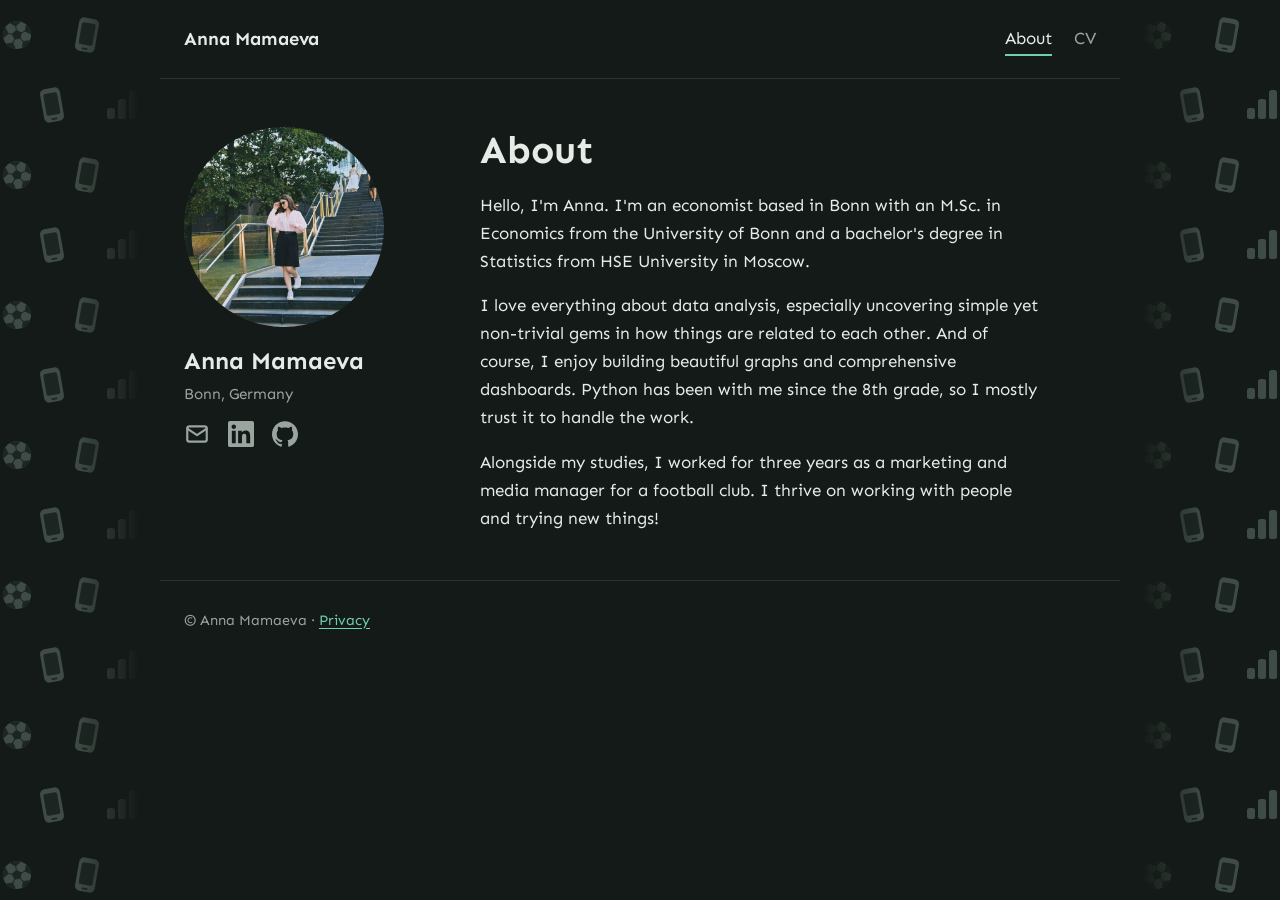
<file: index.html>
<!DOCTYPE html>
<html lang="en">
<head>
<meta charset="UTF-8">
<meta name="viewport" content="width=device-width, initial-scale=1">
<title>Anna Mamaeva</title>
<meta name="description" content="Anna Mamaeva: economist and data analyst based in Bonn, Germany.">
<link rel="stylesheet" href="style.css">
</head>
<body>
<header class="top">
  <a class="brand" href="index.html">Anna Mamaeva</a>
  <nav aria-label="Main">
    <a href="index.html" aria-current="page">About</a>
    <a href="cv.html">CV</a>
  </nav>
</header>
<main class="about">
  <aside class="side">
    <!-- Put your photo in the repository as me.jpg (square works best) -->
    <img class="photo" src="me.jpg" alt="Anna Mamaeva" onerror="this.style.visibility='hidden'">
    <h2>Anna Mamaeva</h2>
    <p>Bonn, Germany</p>
   <ul class="links">
     <li><a href="mailto:anna.m.mamaeva@gmail.com" aria-label="Email" title="Email">
       <svg viewBox="0 0 24 24" fill="none" stroke="currentColor" stroke-width="2" stroke-linecap="round" stroke-linejoin="round"><rect x="3" y="5" width="18" height="14" rx="2"/><path d="m3 7 9 6 9-6"/></svg>
     </a></li>
     <li><a href="https://www.linkedin.com/in/anna-mamaeva/" target="_blank" rel="noopener noreferrer" aria-label="LinkedIn" title="LinkedIn">
       <svg viewBox="0 0 24 24" fill="currentColor"><path d="M20.447 20.452h-3.554v-5.569c0-1.328-.027-3.037-1.852-3.037-1.853 0-2.136 1.445-2.136 2.939v5.667H9.351V9h3.414v1.561h.046c.477-.9 1.637-1.85 3.37-1.85 3.601 0 4.267 2.37 4.267 5.455v6.286zM5.337 7.433c-1.144 0-2.063-.926-2.063-2.065 0-1.138.92-2.063 2.063-2.063 1.14 0 2.064.925 2.064 2.063 0 1.139-.925 2.065-2.064 2.065zm1.782 13.019H3.555V9h3.564v11.452zM22.225 0H1.771C.792 0 0 .774 0 1.729v20.542C0 23.227.792 24 1.771 24h20.451C23.2 24 24 23.227 24 22.271V1.729C24 .774 23.2 0 22.222 0h.003z"/></svg>
     </a></li>
     <li><a href="https://github.com/anntis" target="_blank" rel="noopener noreferrer" aria-label="GitHub" title="GitHub">
       <svg viewBox="0 0 24 24" fill="currentColor"><path d="M12 .297c-6.63 0-12 5.373-12 12 0 5.303 3.438 9.8 8.205 11.385.6.113.82-.258.82-.577 0-.285-.01-1.04-.015-2.04-3.338.724-4.042-1.61-4.042-1.61C4.422 18.07 3.633 17.7 3.633 17.7c-1.087-.744.084-.729.084-.729 1.205.084 1.838 1.236 1.838 1.236 1.07 1.835 2.809 1.305 3.495.998.108-.776.417-1.305.76-1.605-2.665-.3-5.466-1.332-5.466-5.93 0-1.31.465-2.38 1.235-3.22-.135-.303-.54-1.523.105-3.176 0 0 1.005-.322 3.3 1.23.96-.267 1.98-.399 3-.405 1.02.006 2.04.138 3 .405 2.28-1.552 3.285-1.23 3.285-1.23.645 1.653.24 2.873.12 3.176.765.84 1.23 1.91 1.23 3.22 0 4.61-2.805 5.625-5.475 5.92.42.36.81 1.096.81 2.22 0 1.606-.015 2.896-.015 3.286 0 .315.21.69.825.57C20.565 22.092 24 17.592 24 12.297c0-6.627-5.373-12-12-12"/></svg>
     </a></li>
   </ul>
  </aside>
  <section class="bio">
    <h1>About</h1>
    <p>Hello, I'm Anna. I'm an economist based in Bonn with an M.Sc. in Economics from the University of Bonn and a bachelor's degree in Statistics from HSE University in Moscow.</p>
    <p>I love everything about data analysis, especially uncovering simple yet non-trivial gems in how things are related to each other. And of course, I enjoy building beautiful graphs and comprehensive dashboards. Python has been with me since the 8th grade, so I mostly trust it to handle the work.</p>
    <p>Alongside my studies, I worked for three years as a marketing and media manager for a football club. I thrive on working with people and trying new things!</p>
  </section>
</main>
<footer>© Anna Mamaeva · <a href="datenschutz.html">Privacy</a></footer>
</body>
</html>
</file>
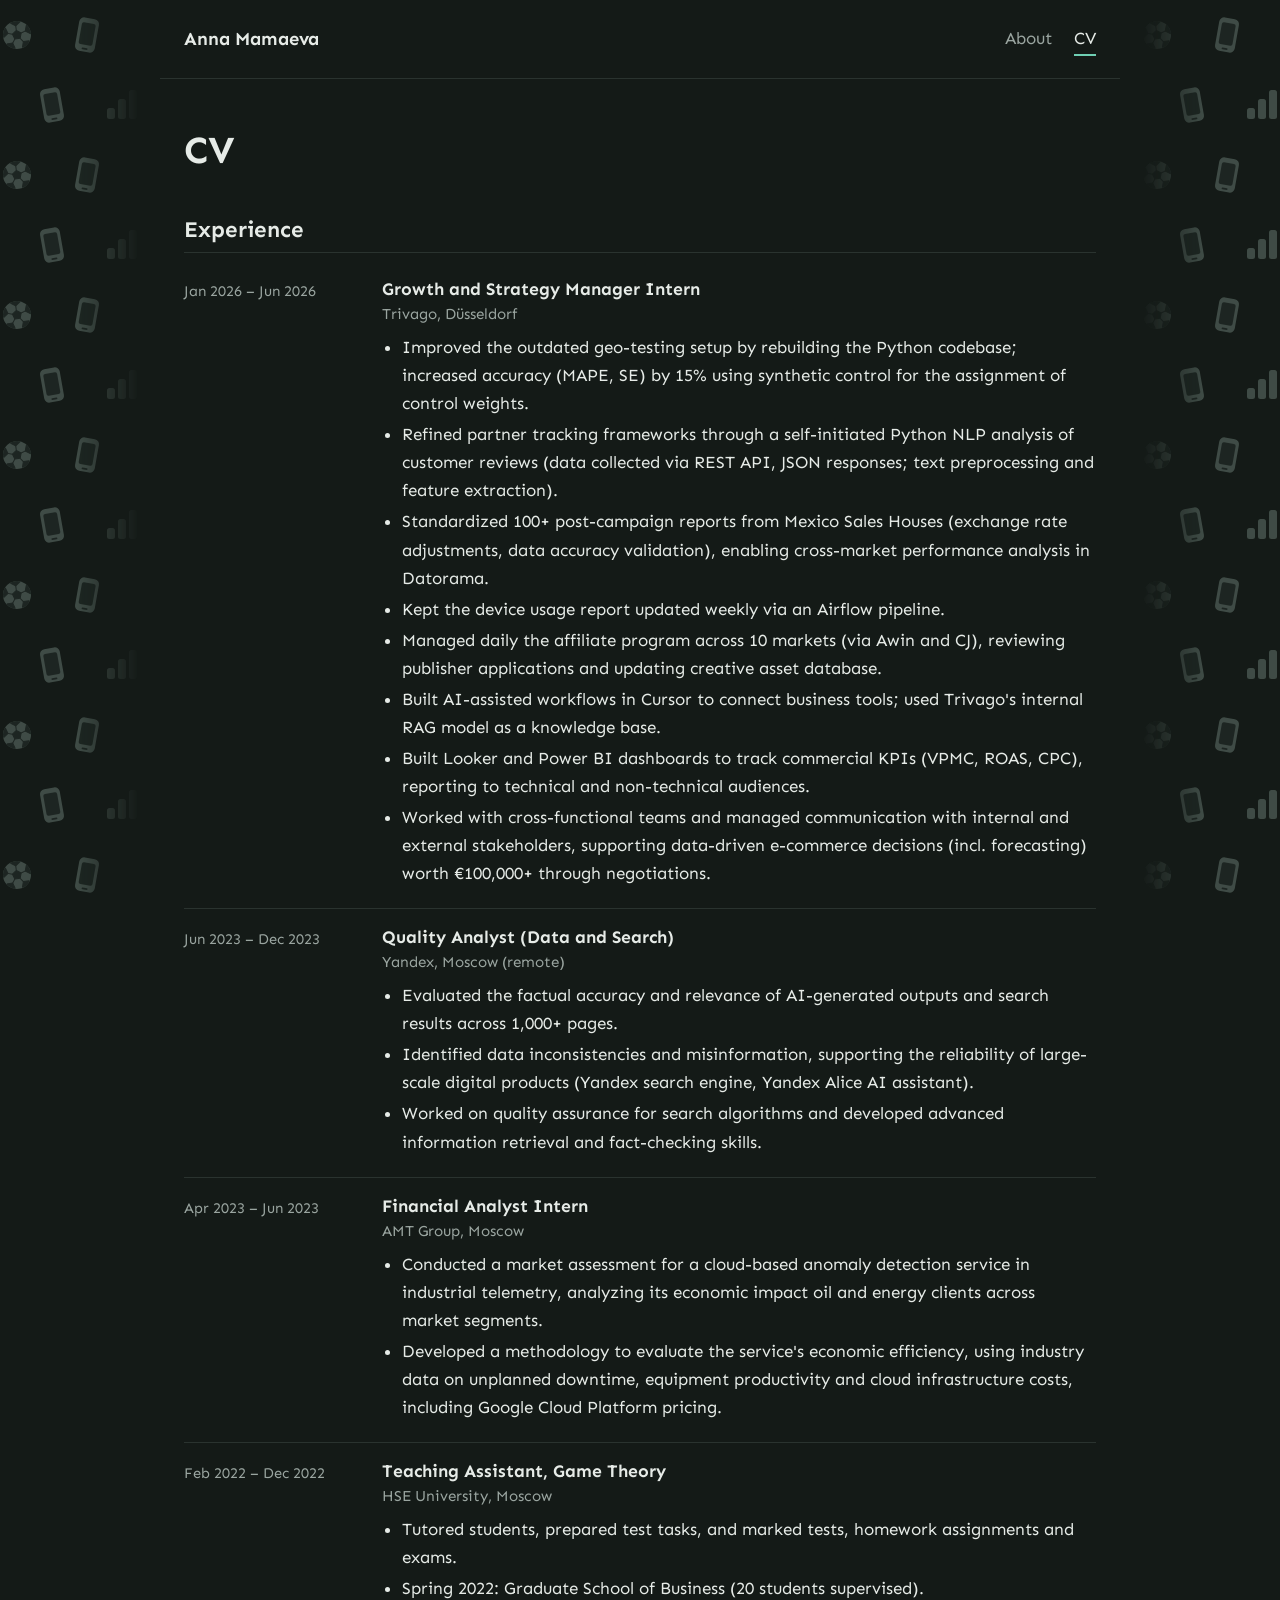
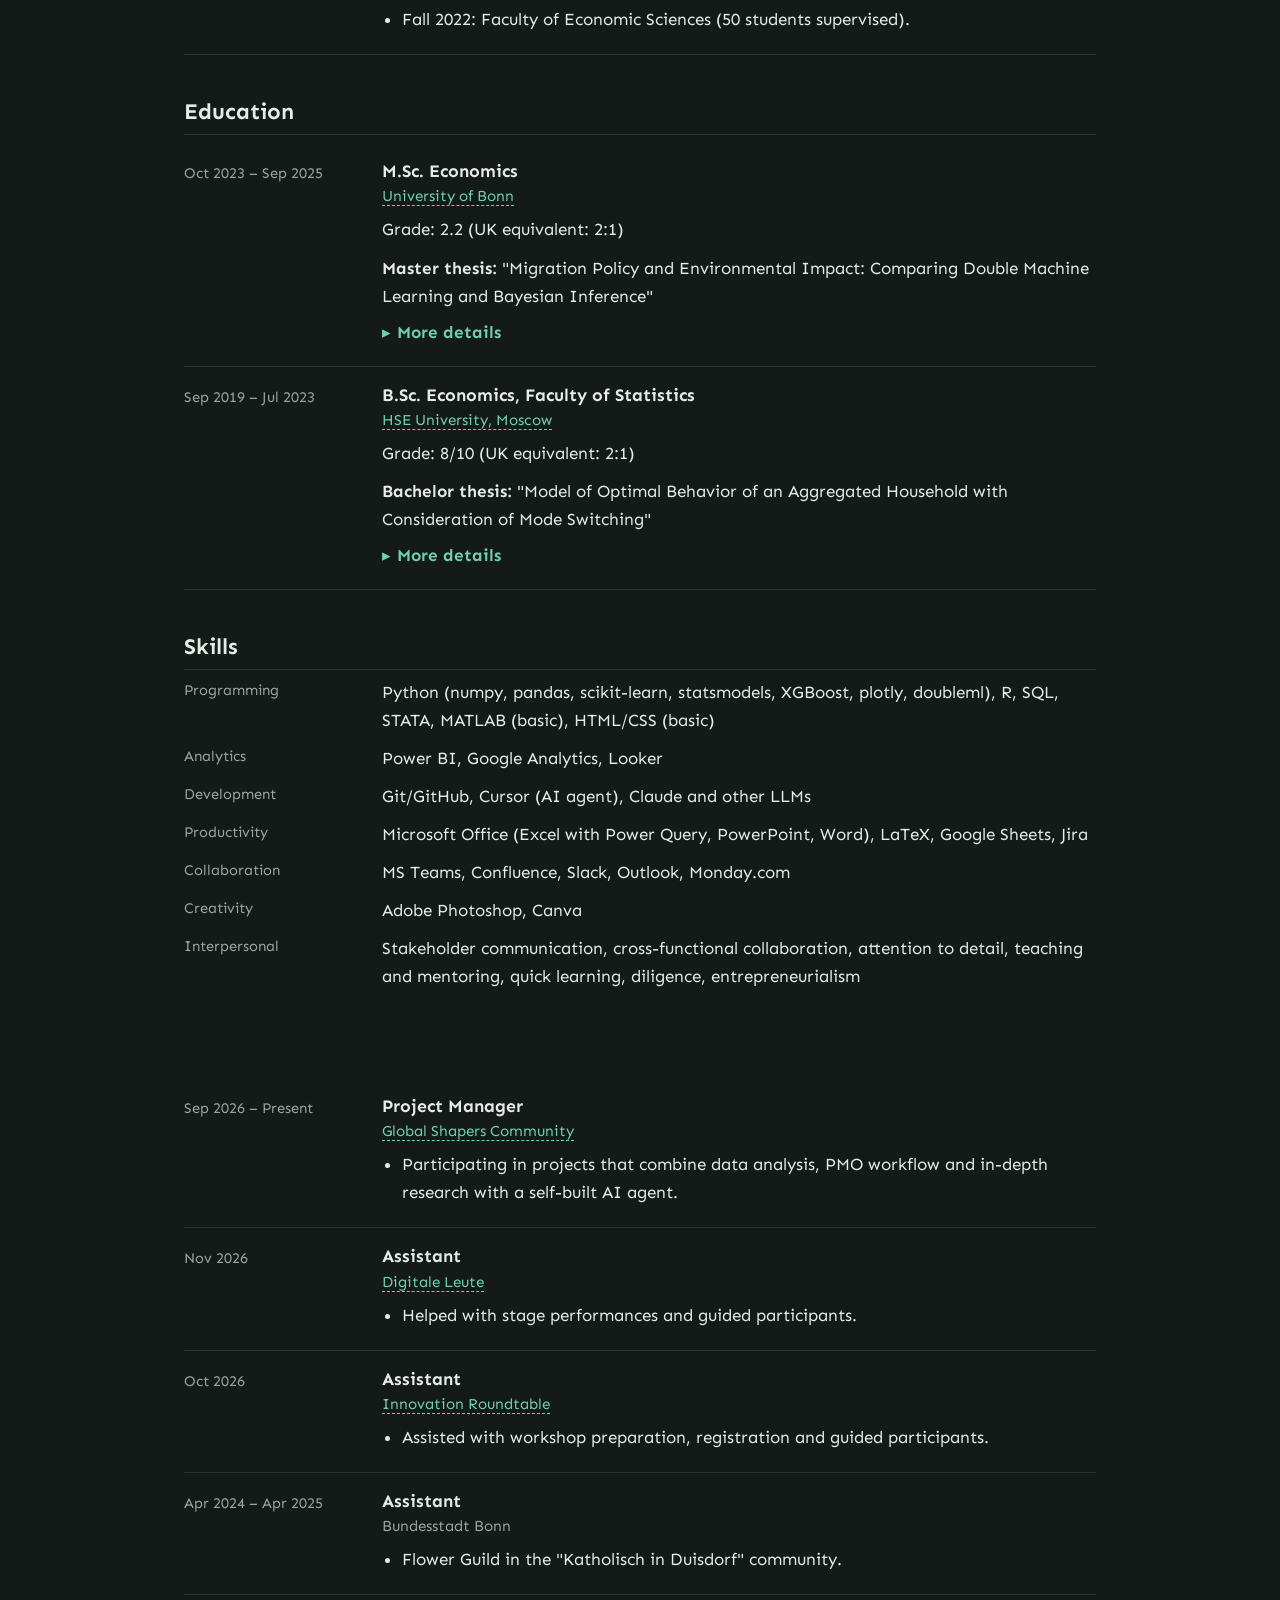
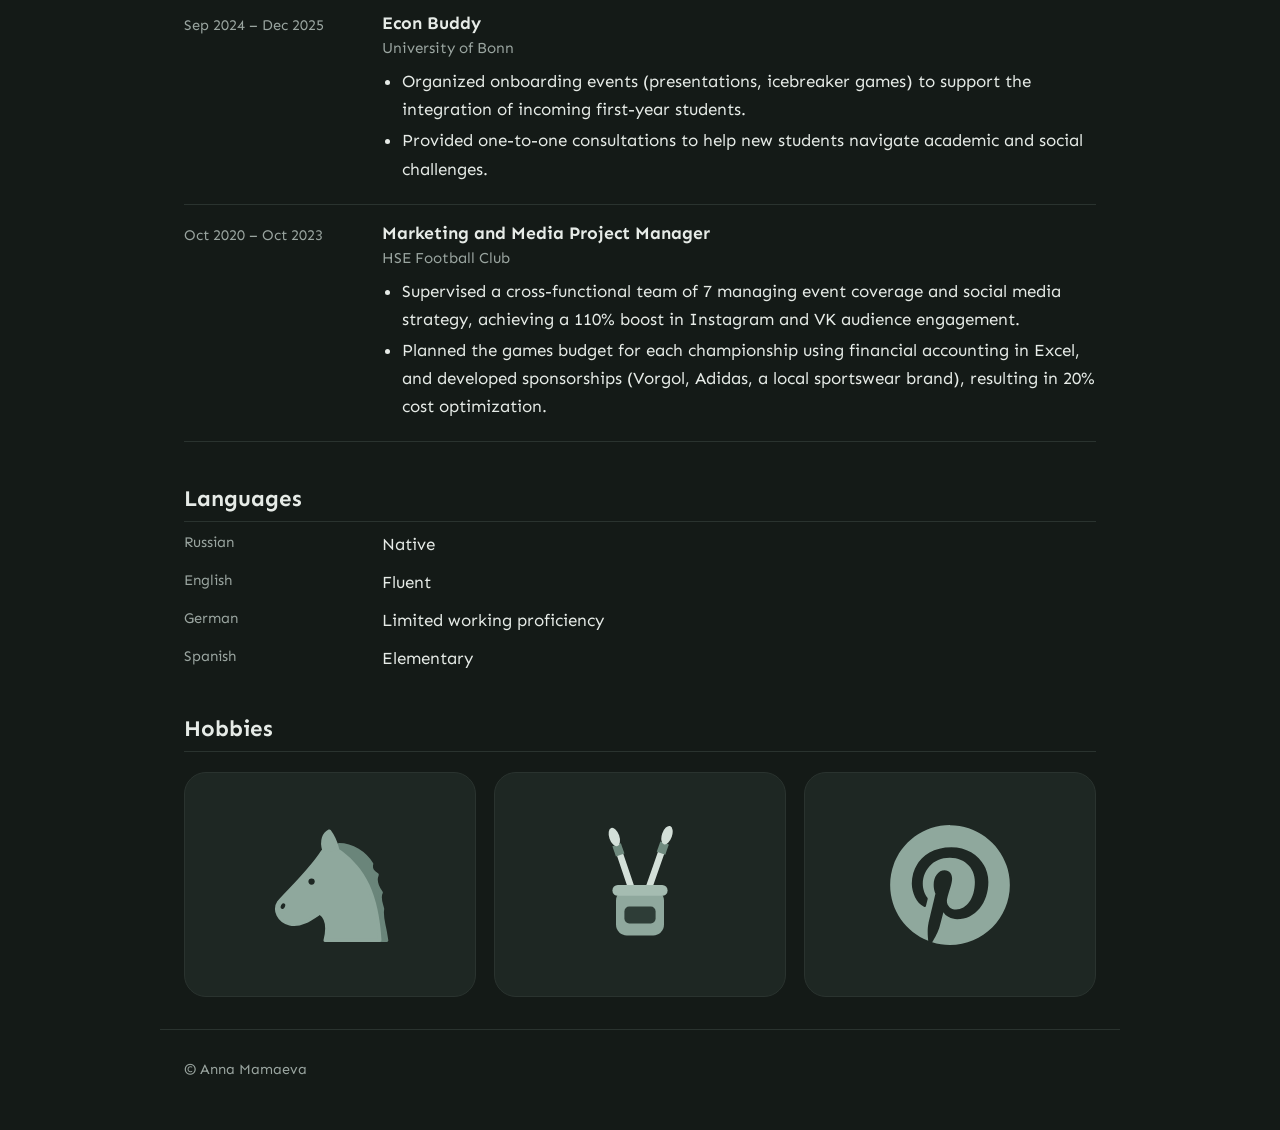
<file: cv.html>
<!DOCTYPE html>
<html lang="en">
<head>
<meta charset="UTF-8">
<meta name="viewport" content="width=device-width, initial-scale=1">
<title>CV | Anna Mamaeva</title>
<meta name="description" content="CV of Anna Mamaeva: experience, education and skills.">
<link rel="stylesheet" href="style.css">
</head>
<body>
<header class="top">
  <a class="brand" href="index.html">Anna Mamaeva</a>
  <nav aria-label="Main">
    <a href="index.html">About</a>
    <a href="cv.html" aria-current="page">CV</a>
  </nav>
</header>
<main class="cv">
  <h1>CV</h1>

<h2>Experience</h2>
<div class="entry">
  <div class="when">Jan 2026 – Jun 2026</div>
  <div><h3>Growth and Strategy Manager Intern</h3><div class="where">Trivago, Düsseldorf</div>
  <ul>
    <li>Improved the outdated geo-testing setup by rebuilding the Python codebase; increased accuracy (MAPE, SE) by 15% using synthetic control for the assignment of control weights.</li>
    <li>Refined partner tracking frameworks through a self-initiated Python NLP analysis of customer reviews (data collected via REST API, JSON responses; text preprocessing and feature extraction).</li>
    <li>Standardized 100+ post-campaign reports from Mexico Sales Houses (exchange rate adjustments, data accuracy validation), enabling cross-market performance analysis in Datorama.</li>
    <li>Kept the device usage report updated weekly via an Airflow pipeline.</li>
    <li>Managed daily the affiliate program across 10 markets (via Awin and CJ), reviewing publisher applications and updating creative asset database.</li>
    <li>Built AI-assisted workflows in Cursor to connect business tools; used Trivago's internal RAG model as a knowledge base.</li>
    <li>Built Looker and Power BI dashboards to track commercial KPIs (VPMC, ROAS, CPC), reporting to technical and non-technical audiences.</li>
    <li>Worked with cross-functional teams and managed communication with internal and external stakeholders, supporting data-driven e-commerce decisions (incl. forecasting) worth €100,000+ through negotiations.</li>
  </ul></div>
</div>
<div class="entry">
  <div class="when">Jun 2023 – Dec 2023</div>
  <div><h3>Quality Analyst (Data and Search)</h3><div class="where">Yandex, Moscow (remote)</div>
  <ul>
    <li>Evaluated the factual accuracy and relevance of AI-generated outputs and search results across 1,000+ pages.</li>
    <li>Identified data inconsistencies and misinformation, supporting the reliability of large-scale digital products (Yandex search engine, Yandex Alice AI assistant).</li>
    <li>Worked on quality assurance for search algorithms and developed advanced information retrieval and fact-checking skills.</li>
  </ul></div>
</div>
<div class="entry">
  <div class="when">Apr 2023 – Jun 2023</div>
  <div><h3>Financial Analyst Intern</h3><div class="where">AMT Group, Moscow</div>
  <ul>
    <li>Conducted a market assessment for a cloud-based anomaly detection service in industrial telemetry, analyzing its economic impact oil and energy clients across market segments.</li>
    <li>Developed a methodology to evaluate the service's economic efficiency, using industry data on unplanned downtime, equipment productivity and cloud infrastructure costs, including Google Cloud Platform pricing.</li>
  </ul></div>
</div>
<div class="entry">
  <div class="when">Feb 2022 – Dec 2022</div>
  <div><h3>Teaching Assistant, Game Theory</h3><div class="where">HSE University, Moscow</div>
  <ul>
    <li>Tutored students, prepared test tasks, and marked tests, homework assignments and exams.</li>
    <li>Spring 2022: Graduate School of Business (20 students supervised).</li>
    <li>Fall 2022: Faculty of Economic Sciences (50 students supervised).</li>
  </ul></div>
</div>

<h2>Education</h2>
<div class="entry">
  <div class="when">Oct 2023 – Sep 2025</div>
  <div><h3>M.Sc. Economics</h3><div class="where"><a class="ext" href="https://www.econ.uni-bonn.de/en/study-programs/study-programs/master/master-economics" target="_blank" rel="noopener noreferrer">University of Bonn</a></div>
  <p class="grade">Grade: 2.2 (UK equivalent: 2:1)</p>
  <p class="thesis"><strong>Master thesis:</strong> "Migration Policy and Environmental Impact: Comparing Double Machine Learning and Bayesian Inference"</p>
  <details class="more"><summary>More details</summary>
    <p>The study explores whether migration policies influence municipal waste levels in EU countries, using Double Machine Learning (DML) and Double Robust (DR) Bayesian as base models to estimate the policy's effect. It focuses on the Global Compact for Migration as a measure of a country's openness to migration. Results show that countries adopting the policy tend to produce more municipal waste per capita. DML, following the Correlated Random Effects (CRE) method, offered more reliable estimates by correcting for bias, and non-frequentist (Bayesian) models, including DR Bayesian, proved capable of tackling the problem and producing statistically significant results. Here is the <a class="ext" href="https://github.com/DoubleML/doubleml-for-py?tab=contributing-ov-file" target="_blank" rel="noopener noreferrer">Python DoubleML repository</a> with a small contribution from me.</p>
  </details></div>
</div>
<div class="entry">
  <div class="when">Sep 2019 – Jul 2023</div>
  <div><h3>B.Sc. Economics, Faculty of Statistics</h3><div class="where"><a class="ext" href="https://www.hse.ru/en/ba/stat/" target="_blank" rel="noopener noreferrer">HSE University, Moscow</a></div>
  <p class="grade">Grade: 8/10 (UK equivalent: 2:1)</p>
  <p class="thesis"><strong>Bachelor thesis:</strong> "Model of Optimal Behavior of an Aggregated Household with Consideration of Mode Switching"</p>
  <details class="more"><summary>More details</summary>
    <p>I developed a household behavior model within a dynamic general equilibrium framework using a multiplicative utility function. Unlike previous models, it accounts for the simultaneous use of various financial instruments such as loans, deposits, real estate and currency operations. This approach better reflects real household behavior and allows for an analytical solution to the optimal control problem.</p>
  </details></div>
</div>

<h2>Skills</h2>
<dl class="skills">
  <dt>Programming</dt><dd>Python (numpy, pandas, scikit-learn, statsmodels, XGBoost, plotly, doubleml), R, SQL, STATA, MATLAB (basic), HTML/CSS (basic)</dd>
  <dt>Analytics</dt><dd>Power BI, Google Analytics, Looker</dd>
  <dt>Development</dt><dd>Git/GitHub, Cursor (AI agent), Claude and other LLMs</dd>
  <dt>Productivity</dt><dd>Microsoft Office (Excel with Power Query, PowerPoint, Word), LaTeX, Google Sheets, Jira</dd>
  <dt>Collaboration</dt><dd>MS Teams, Confluence, Slack, Outlook, Monday.com</dd>
  <dt>Creativity</dt><dd>Adobe Photoshop, Canva</dd>
  <dt>Interpersonal</dt><dd>Stakeholder communication, cross-functional collaboration, attention to detail, teaching and mentoring, quick learning, diligence, entrepreneurialism</dd>
</dl>

<h2>Volunteering</h2>
<div class="entry">
  <div class="when">Sep 2026 – Present</div>
  <div><h3>Project Manager</h3><div class="where"><a class="ext" href="https://globalshapersdusseldorf.org/" target="_blank" rel="noopener noreferrer">Global Shapers Community</a></div>
  <ul><li>Participating in projects that combine data analysis, PMO workflow and in-depth research with a self-built AI agent.</li></ul></div>
</div>
  <div class="entry">
  <div class="when">Nov 2026</div>
  <div><h3>Assistant</h3><div class="where"><a class="ext" href="https://www.digitale-leute.de/summit/26/tickets/#start" target="_blank" rel="noopener noreferrer">Digitale Leute</a></div>
  <ul><li>Helped with stage performances and guided participants.</li></ul></div>
</div>
  <div class="entry">
  <div class="when">Oct 2026</div>
  <div><h3>Assistant</h3><div class="where"><a class="ext" href="https://innovationroundtable.com/" target="_blank" rel="noopener noreferrer">Innovation Roundtable</a></div>
  <ul><li>Assisted with workshop preparation, registration and guided participants.</li></ul></div>
</div>
  <div class="entry">
  <div class="when">Apr 2024 – Apr 2025</div>
  <div><h3>Assistant</h3><div class="where">Bundesstadt Bonn</div>
  <ul><li>Flower Guild in the "Katholisch in Duisdorf" community.</li></ul></div>
</div>
<div class="entry">
  <div class="when">Sep 2024 – Dec 2025</div>
  <div><h3>Econ Buddy</h3><div class="where">University of Bonn</div>
  <ul>
    <li>Organized onboarding events (presentations, icebreaker games) to support the integration of incoming first-year students.</li>
    <li>Provided one-to-one consultations to help new students navigate academic and social challenges.</li>
  </ul></div>
</div>
<div class="entry">
  <div class="when">Oct 2020 – Oct 2023</div>
  <div><h3>Marketing and Media Project Manager</h3><div class="where">HSE Football Club</div>
  <ul>
    <li>Supervised a cross-functional team of 7 managing event coverage and social media strategy, achieving a 110% boost in Instagram and VK audience engagement.</li>
    <li>Planned the games budget for each championship using financial accounting in Excel, and developed sponsorships (Vorgol, Adidas, a local sportswear brand), resulting in 20% cost optimization.</li>
  </ul></div>
</div>

<h2>Languages</h2>
<dl class="skills">
  <dt>Russian</dt><dd>Native</dd>
  <dt>English</dt><dd>Fluent</dd>
  <dt>German</dt><dd>Limited working proficiency</dd>
  <dt>Spanish</dt><dd>Elementary</dd>
</dl>
<h2>Hobbies</h2>
<div class="hobbies">
  <div class="hobby">
    <button class="hobby-front" type="button" aria-label="Horse riding: click to read more">
      <svg viewBox="7.5 11.5 88 88" aria-hidden="true"><path d="M58 26 C68 26 77 32 82 40 C81 44 83 46 86 48 C84 53 86 57 89 61 C87 65 89 69 90 73 C89 79 91 84 92 90 L93 96 L84 96 C86 68 76 50 62 38 Z" fill="#6a857a" stroke="#6a857a" stroke-width="2.5" stroke-linejoin="round"/><path d="M46 31 C37 45 22 59 14 68 C10 74 14 82 22 84 C30 86 38 80 44 76 C50 80 50 88 48 96 L88 96 C86 62 76 44 60 32 C55 28 50 28 46 31 Z" fill="#8fa89d" stroke="#8fa89d" stroke-width="2.5" stroke-linejoin="round"/><path d="M47 30 C45 23 47 18 51 16 C54 20 56 25 57 29 Z" fill="#8fa89d" stroke="#8fa89d" stroke-width="2.5" stroke-linejoin="round"/><circle cx="38" cy="53" r="2.3" fill="#1e2723"/><ellipse cx="17" cy="71" rx="1.5" ry="2.2" transform="rotate(25 17 71)" fill="#1e2723"/></svg>
    </button>
    <div class="hobby-text" tabindex="-1"><p>I have been horse riding for 10 years. Horses definitely bring happiness to my life.</p></div>
  </div>

  <div class="hobby">
    <button class="hobby-front" type="button" aria-label="Drawing: click to read more">
      <svg viewBox="0 0 100 100" aria-hidden="true"><path d="M46 62 L33.5 25" fill="none" stroke="#d3dfd8" stroke-width="5.5" stroke-linecap="round"/><path d="M33.5 25 L30.5 16.5" fill="none" stroke="#6f8a7e" stroke-width="7.5"/><ellipse cx="28.6" cy="10" rx="4.2" ry="8" transform="rotate(-19 28.6 10)" fill="#d3dfd8"/><path d="M54 62 L67.5 23.5" fill="none" stroke="#d3dfd8" stroke-width="5.5" stroke-linecap="round"/><path d="M67.5 23.5 L70.5 15" fill="none" stroke="#6f8a7e" stroke-width="7.5"/><ellipse cx="72.5" cy="8.5" rx="4.2" ry="8" transform="rotate(19 72.5 8.5)" fill="#d3dfd8"/><rect x="30" y="54" width="40" height="38" rx="9" fill="#8fa89d"/><rect x="27" y="50" width="46" height="9" rx="4.5" fill="#a5bcb1"/><rect x="37" y="68" width="26" height="14" rx="4" fill="#2e3d37"/></svg>
    </button>
    <div class="hobby-text" tabindex="-1"><p>I have been drawing for as long as I can remember. I especially enjoy drawing people and making them happy with their own portraits. I also started scrapbooking to keep my memories in one pretty book.</p></div>
  </div>

  <div class="hobby">
    <button class="hobby-front" type="button" aria-label="Photos and Pinterest: click to read more">
      <svg viewBox="0 0 24 24" aria-hidden="true"><path fill="#8fa89d" d="M12.017 0C5.396 0 .029 5.367.029 11.987c0 5.079 3.158 9.417 7.618 11.162-.105-.949-.199-2.403.041-3.439.219-.937 1.406-5.957 1.406-5.957s-.359-.72-.359-1.781c0-1.663.967-2.911 2.168-2.911 1.024 0 1.518.769 1.518 1.688 0 1.029-.653 2.567-.992 3.992-.285 1.193.6 2.165 1.775 2.165 2.128 0 3.768-2.245 3.768-5.487 0-2.861-2.063-4.869-5.008-4.869-3.41 0-5.409 2.562-5.409 5.199 0 1.033.394 2.143.889 2.741.099.12.112.225.085.345-.09.375-.293 1.199-.334 1.363-.053.225-.172.271-.401.165-1.495-.69-2.433-2.878-2.433-4.646 0-3.776 2.748-7.252 7.92-7.252 4.158 0 7.392 2.967 7.392 6.923 0 4.135-2.607 7.462-6.233 7.462-1.214 0-2.354-.629-2.758-1.379l-.749 2.848c-.269 1.045-1.004 2.352-1.498 3.146 1.123.345 2.306.535 3.55.535 6.607 0 11.985-5.365 11.985-11.987C23.97 5.39 18.592.026 11.985.026L12.017 0z"/></svg>
    </button>
    <div class="hobby-text" tabindex="-1"><p>I love taking photos and spreading aesthetic or cute, fun pictures around. Here you can find my <a class="ext" href="https://ch.pinterest.com/annammamaeva/" target="_blank" rel="noopener noreferrer">Pinterest page</a>. Besides that, I like learning how social media algorithms are built.</p></div>
  </div>
</div>  
</main>
<footer>© Anna Mamaeva</footer>
<script>
document.addEventListener('click', function (e) {
  var card = e.target.closest('.hobby');
  if (!card || card.classList.contains('open')) return;
  card.classList.add('open');
  var text = card.querySelector('.hobby-text');
  text.hidden = false;
  text.focus();
});
</script>
<script>
(function () {
  var items = document.querySelectorAll('.cv h2, .cv .entry, .cv .skills, .cv .hobbies');
  if (!('IntersectionObserver' in window)) return;
  var io = new IntersectionObserver(function (entries) {
    entries.forEach(function (e) {
      if (e.isIntersecting) {
        e.target.classList.add('visible');
        io.unobserve(e.target);
      }
    });
  }, { rootMargin: '0px 0px -8% 0px', threshold: 0.1 });
  items.forEach(function (el) {
    el.classList.add('reveal');
    io.observe(el);
  });
})();
</script>
</body>
</html>
</file>
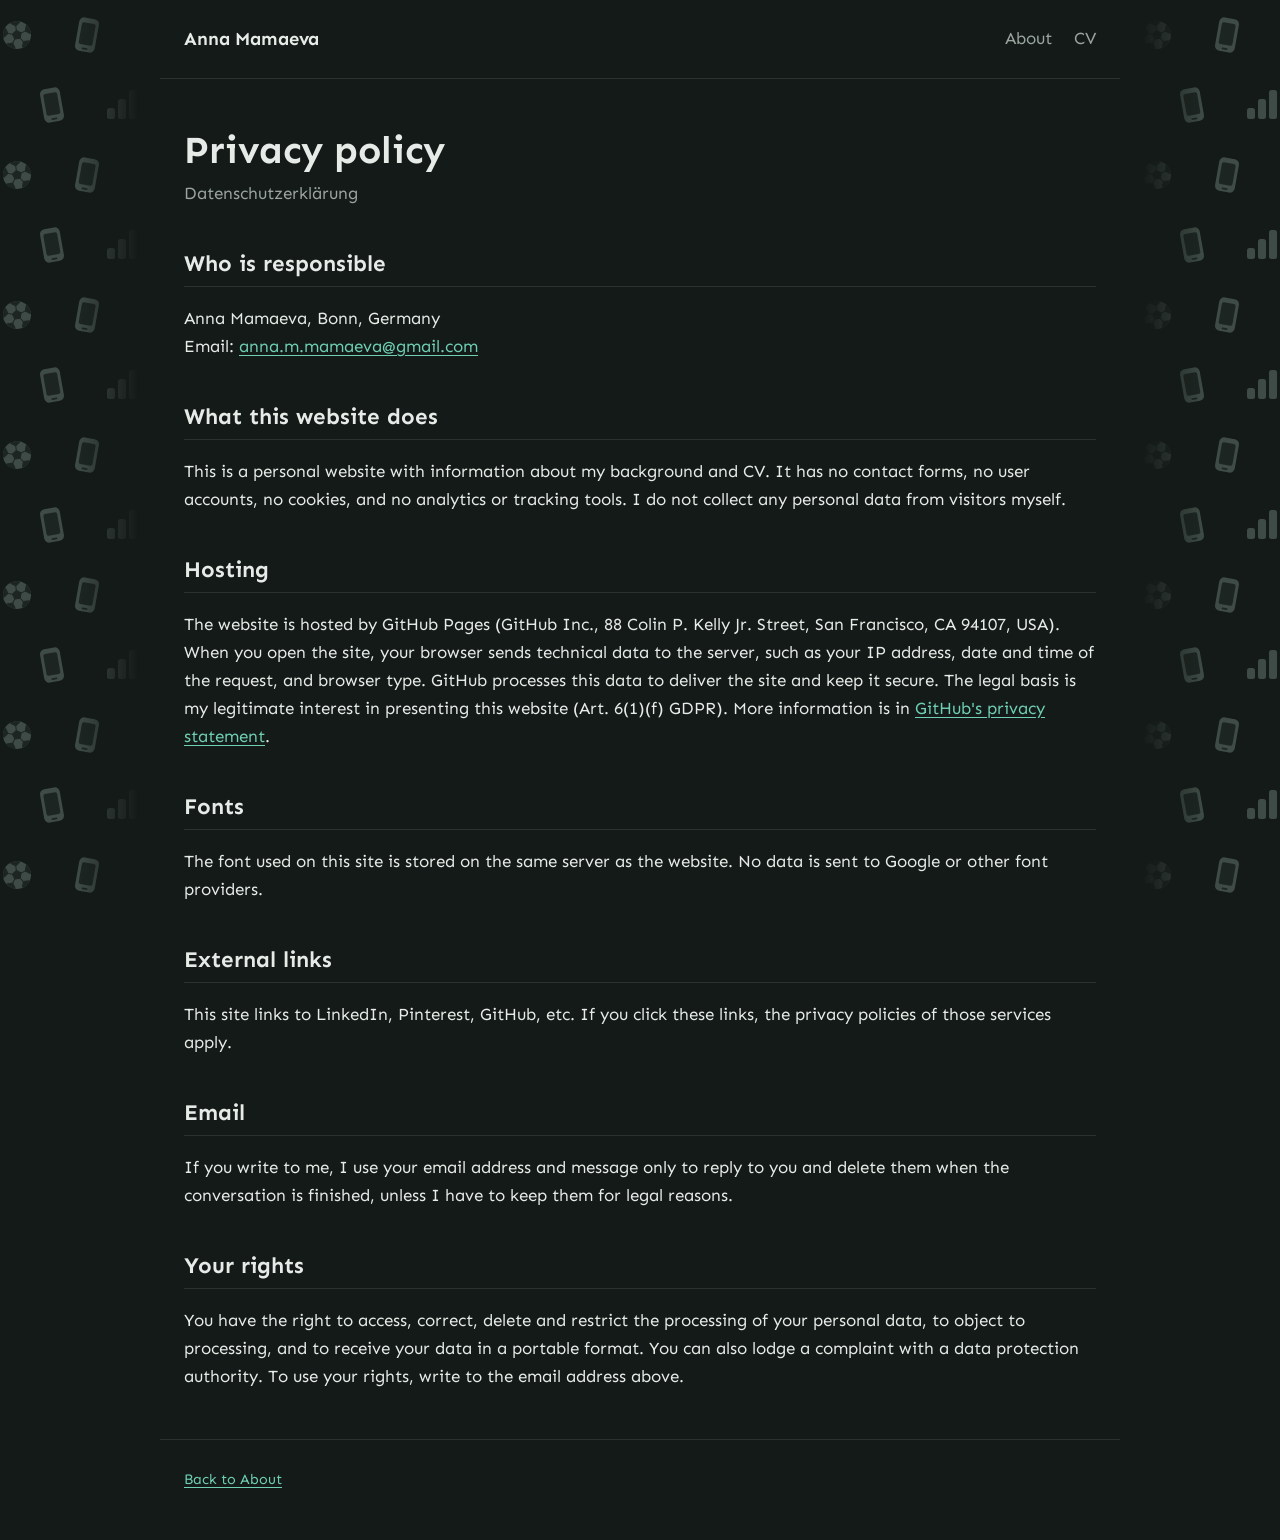
<file: datenschutz.html>
<!DOCTYPE html>
<html lang="en">
<head>
<meta charset="UTF-8">
<meta name="viewport" content="width=device-width, initial-scale=1">
<title>Privacy policy | Anna Mamaeva</title>
<meta name="robots" content="noindex">
<link rel="stylesheet" href="style.css">
</head>
<body>
<header class="top">
  <a class="brand" href="index.html">Anna Mamaeva</a>
  <nav aria-label="Main">
    <a href="index.html">About</a>
    <a href="cv.html">CV</a>
  </nav>
</header>
<main class="cv">
  <h1>Privacy policy</h1>
  <p class="lead">Datenschutzerklärung</p>

  <h2>Who is responsible</h2>
  <p>Anna Mamaeva, Bonn, Germany<br>
  Email: <a href="mailto:anna.m.mamaeva@gmail.com">anna.m.mamaeva@gmail.com</a></p>

  <h2>What this website does</h2>
  <p>This is a personal website with information about my background and CV. It has no contact forms, no user accounts, no cookies, and no analytics or tracking tools. I do not collect any personal data from visitors myself.</p>

  <h2>Hosting</h2>
  <p>The website is hosted by GitHub Pages (GitHub Inc., 88 Colin P. Kelly Jr. Street, San Francisco, CA 94107, USA). When you open the site, your browser sends technical data to the server, such as your IP address, date and time of the request, and browser type. GitHub processes this data to deliver the site and keep it secure. The legal basis is my legitimate interest in presenting this website (Art. 6(1)(f) GDPR). More information is in <a href="https://docs.github.com/en/site-policy/privacy-policies/github-general-privacy-statement" target="_blank" rel="noopener noreferrer">GitHub's privacy statement</a>.</p>

  <h2>Fonts</h2>
  <p>The font used on this site is stored on the same server as the website. No data is sent to Google or other font providers.</p>

  <h2>External links</h2>
  <p>This site links to LinkedIn, Pinterest, GitHub, etc. If you click these links, the privacy policies of those services apply.</p>

  <h2>Email</h2>
  <p>If you write to me, I use your email address and message only to reply to you and delete them when the conversation is finished, unless I have to keep them for legal reasons.</p>

  <h2>Your rights</h2>
  <p>You have the right to access, correct, delete and restrict the processing of your personal data, to object to processing, and to receive your data in a portable format. You can also lodge a complaint with a data protection authority. To use your rights, write to the email address above.</p>
</main>
<footer><a href="index.html">Back to About</a></footer>
</body>
</html>
</file>
<file: style.css>
@font-face{font-family:"Sen";font-weight:400;font-style:normal;font-display:swap;src:url("fonts/sen-v12-latin-regular.woff2") format("woff2")}
@font-face{font-family:"Sen";font-weight:700;font-style:normal;font-display:swap;src:url("fonts/sen-v12-latin-700.woff2") format("woff2")}
:root{color-scheme:dark;--bg:#141a17;--ink:#e6ebe7;--muted:#9aa5a0;--line:#2a332f;--accent:#6fcfb3;--chip:#1e2723}
*{box-sizing:border-box}
html{scroll-behavior:smooth}
body{margin:0;background:var(--bg);color:var(--ink);font:17px/1.65 "Sen",system-ui,sans-serif}
a{color:var(--accent);text-underline-offset:3px}
a:focus-visible{outline:2px solid var(--accent);outline-offset:3px;border-radius:2px}
h1,h2,h3{font-family:"Sen",system-ui,sans-serif;line-height:1.2;margin:0}
.top{display:flex;justify-content:space-between;align-items:center;max-width:960px;margin:0 auto;padding:22px 24px;border-bottom:1px solid var(--line)}
.top .brand{font-family:"Sen",system-ui,sans-serif;font-size:1.15rem;font-weight:700;color:var(--ink);text-decoration:none}
.top nav{display:flex;gap:22px}
.top nav a{color:var(--muted);text-decoration:none;padding:2px 0;border-bottom:2px solid transparent}
.top nav a:hover,.top nav a[aria-current=page]{color:var(--ink);border-bottom-color:var(--accent)}
main{max-width:960px;margin:0 auto;padding:48px 24px 32px}
.about{display:grid;grid-template-columns:240px 1fr;gap:56px}
.side{text-align:left}
.photo{width:200px;height:200px;border-radius:50%;object-fit:cover;background:var(--chip);display:block;margin-bottom:20px}
.side h2{font-size:1.5rem;margin-bottom:6px}
.side p{margin:0 0 14px;color:var(--muted);font-size:.95rem}
.links{list-style:none;padding:0;margin:0;display:flex;gap:18px}
.links a{display:block;color:var(--muted)}
.links a:hover{color:var(--accent)}
.links svg{width:26px;height:26px;display:block}
.bio h1{font-size:2.4rem;margin-bottom:18px}
.bio p{max-width:62ch;margin:0 0 16px}
.btn{display:inline-block;margin-top:8px;padding:10px 20px;border:1.5px solid var(--accent);border-radius:6px;color:var(--accent);text-decoration:none;font-weight:600}
.btn:hover{background:var(--accent);color:var(--bg)}
.cv h1{font-size:2.4rem;margin-bottom:6px}
.cv .lead{color:var(--muted);margin:0 0 36px}
.cv h2{font-size:1.4rem;margin:44px 0 8px;padding-bottom:8px;border-bottom:1px solid var(--line)}
.entry{display:grid;grid-template-columns:170px 1fr;gap:8px 28px;padding:18px 0;border-bottom:1px solid var(--line)}
.entry:last-child{border-bottom:0}
.when{color:var(--muted);font-size:.92rem}
.entry h3{font-size:1.1rem;font-family:"Sen",system-ui,sans-serif;font-weight:650}
.entry .where{color:var(--muted);margin:2px 0 6px;font-size:.95rem}
.entry ul{margin:6px 0 0;padding-left:20px}
.entry li{margin:3px 0}
.skills{display:grid;grid-template-columns:170px 1fr;gap:10px 28px;margin:0}
.skills dt{color:var(--muted);font-size:.92rem}
.skills dd{margin:0}
footer{max-width:960px;margin:0 auto;padding:28px 24px 48px;color:var(--muted);font-size:.9rem;border-top:1px solid var(--line)}
@media (max-width:720px){
 .about{grid-template-columns:1fr;gap:32px}
 .photo{width:140px;height:140px}
 .entry,.skills{grid-template-columns:1fr;gap:2px}
 .bio h1,.cv h1{font-size:2rem}
}
@media (prefers-reduced-motion:reduce){html{scroll-behavior:auto}}
.thesis{margin:10px 0 0}
.more{margin-top:6px}
.more summary{cursor:pointer;color:var(--accent);font-weight:600;list-style:none;display:inline-flex;align-items:center;gap:6px;padding:2px 0}
.more summary::-webkit-details-marker{display:none}
.more summary::before{content:"▸";transition:transform .2s}
.more[open] summary::before{transform:rotate(90deg)}
.more summary:hover{text-decoration:underline}
.more summary:focus-visible{outline:2px solid var(--accent);outline-offset:3px;border-radius:2px}
.more p{margin:8px 0 0;color:var(--muted);font-size:.95rem}
.grade{margin:6px 0 0}
.ext{color:var(--accent);text-decoration:underline dashed;text-decoration-thickness:1px;text-underline-offset:4px;cursor:pointer}
.ext:hover{text-decoration-style:solid}
.top{position:sticky;top:0;z-index:10;background:var(--bg)}
body::before,body::after{content:"";position:fixed;top:0;bottom:0;width:calc((100vw - 1000px)/2);background:url("pattern.svg") repeat;background-size:210px 140px;opacity:.35;pointer-events:none;z-index:0}
body::before{left:0;-webkit-mask-image:linear-gradient(to right,#000 55%,transparent);mask-image:linear-gradient(to right,#000 55%,transparent)}
body::after{right:0;-webkit-mask-image:linear-gradient(to left,#000 55%,transparent);mask-image:linear-gradient(to left,#000 55%,transparent)}
@media (max-width:1180px){body::before,body::after{display:none}}
@media (max-width:720px){
  /* About: паттерн за фото */
  .side{position:relative}
  .side::before{content:"";position:absolute;z-index:0;top:-48px;left:-24px;right:-24px;height:200px;background:url("pattern.svg") repeat;background-size:150px 100px;opacity:.35;pointer-events:none;-webkit-mask-image:linear-gradient(to bottom,#000 55%,transparent);mask-image:linear-gradient(to bottom,#000 55%,transparent)}
  .photo{position:relative;z-index:1;box-shadow:0 0 0 6px var(--bg)}

  /* CV: паттерн за заголовком */
  .cv{position:relative}
  .cv::before{content:"";position:absolute;z-index:-1;top:0;left:0;right:0;height:150px;background:url("pattern.svg") repeat left top;background-size:150px 100px;opacity:.35;pointer-events:none;-webkit-mask-image:linear-gradient(to bottom,#000 55%,transparent);mask-image:linear-gradient(to bottom,#000 55%,transparent)}
}
.hobbies{display:grid;grid-template-columns:repeat(3,1fr);gap:18px;margin-top:20px}
.hobby{display:grid;min-height:170px;border:1.5px solid var(--line);border-radius:22px;background:var(--chip);transition:border-color .25s,transform .25s}
.hobby:not(.open){cursor:pointer}
.hobby:not(.open):hover{border-color:var(--accent);transform:translateY(-3px) scale(1.015)}
.hobby-front{grid-area:1/1;width:100%;display:flex;align-items:center;justify-content:center;background:none;border:0;border-radius:inherit;padding:0;cursor:pointer}
.hobby-front svg{width:120px;height:120px;transition:transform .25s}
.hobby:hover .hobby-front svg{transform:scale(1.08)}
.hobby-front:focus-visible{outline:2px solid var(--accent);outline-offset:3px}
.hobby.open .hobby-front{display:none}
.hobby-text{grid-area:1/1;padding:24px;font-size:.95rem;outline:none;visibility:hidden;opacity:0;transform:translateY(6px);transition:opacity .45s ease,transform .45s ease}
.hobby-text p{margin:0}
.hobby.open .hobby-text{visibility:visible;opacity:1;transform:none}
@media (max-width:720px){.hobbies{grid-template-columns:1fr}}
.reveal{opacity:0;transform:translateY(22px);transition:opacity .7s ease,transform .7s ease}
.reveal.visible{opacity:1;transform:none}
@media (prefers-reduced-motion:reduce){.reveal{opacity:1;transform:none;transition:none}}
</file>
